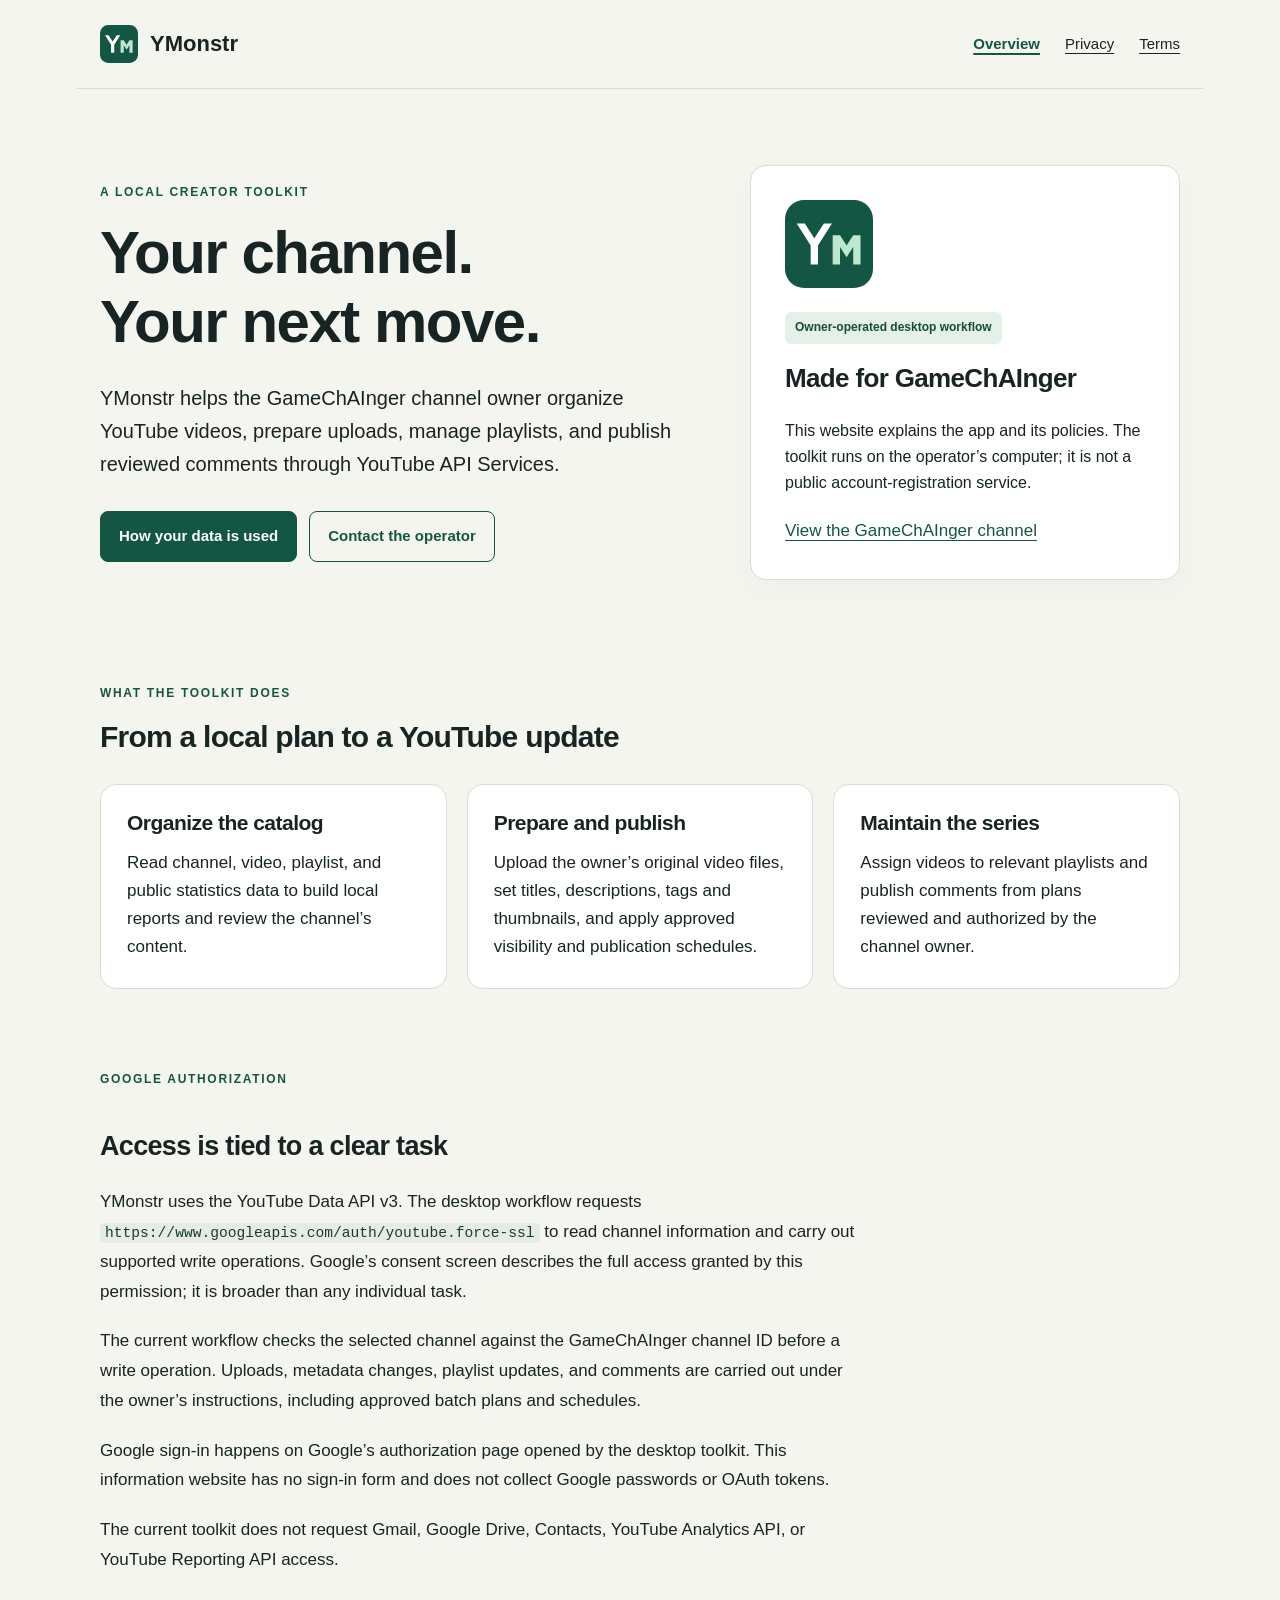
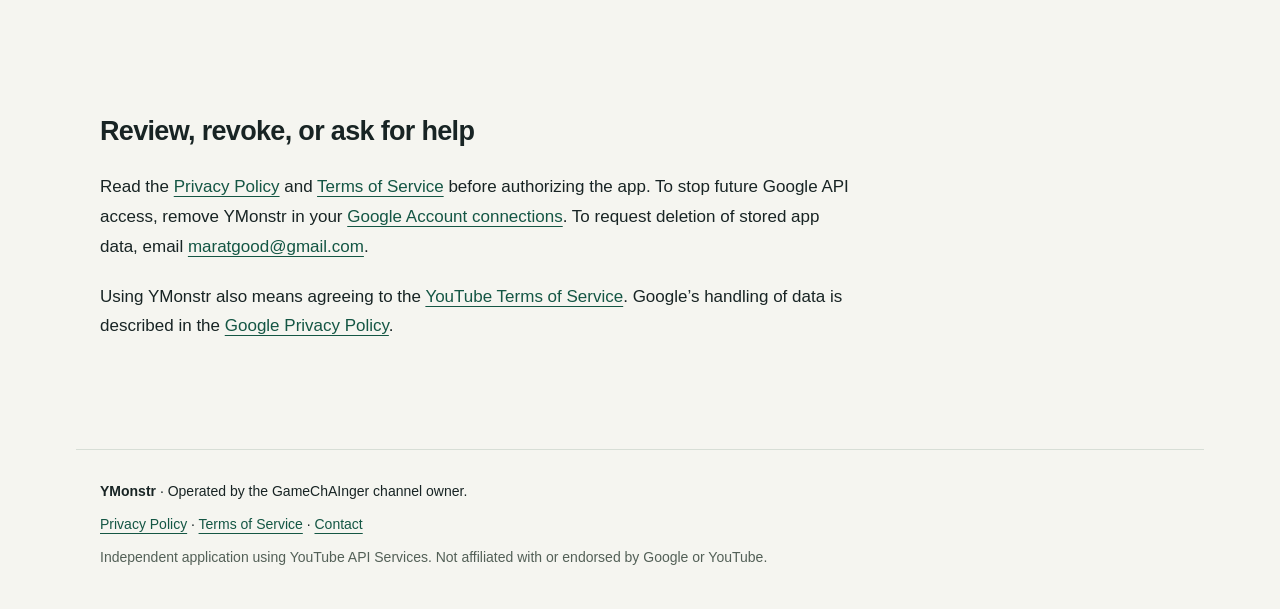
<file: index.html>
<!doctype html>
<html lang="en">
<head>
  <meta charset="utf-8">
  <meta name="viewport" content="width=device-width, initial-scale=1">
  <meta name="description" content="YMonstr is a local YouTube channel management toolkit for the GameChAInger channel owner.">
  <meta name="theme-color" content="#145644">
  <title>YouTube channel workflow | YMonstr</title>
  <link rel="canonical" href="https://ellmind.github.io/Game-ChAInger-YT-Channel/">
  <link rel="icon" type="image/svg+xml" href="assets/ymonstr-logo.svg">
  <link rel="stylesheet" href="assets/site.css">
</head>
<body>
  <a class="skip-link" href="#main">Skip to content</a>
  <header class="wrap header">
    <a class="brand" href="index.html"><img src="assets/ymonstr-logo.svg" width="38" height="38" alt=""><span>YMonstr</span></a>
    <nav class="nav" aria-label="Main navigation"><a href="index.html" aria-current="page">Overview</a><a href="privacy.html">Privacy</a><a href="terms.html">Terms</a></nav>
  </header>
  <main id="main" class="wrap">
  <section class="hero section" aria-labelledby="hero-title">
    <div>
      <p class="eyebrow">A local creator toolkit</p>
      <h1 id="hero-title">Your channel.<br>Your next move.</h1>
      <p class="lead">YMonstr helps the GameChAInger channel owner organize YouTube videos, prepare uploads, manage playlists, and publish reviewed comments through YouTube API Services.</p>
      <div class="actions"><a class="button" href="privacy.html">How your data is used</a><a class="button secondary" href="mailto:maratgood@gmail.com">Contact the operator</a></div>
    </div>
    <aside class="card hero-panel" aria-label="Application summary">
      <img class="logo-preview" src="assets/ymonstr-logo.svg" width="88" height="88" alt="YMonstr monogram">
      <p><span class="badge">Owner-operated desktop workflow</span></p>
      <h2>Made for GameChAInger</h2>
      <p>This website explains the app and its policies. The toolkit runs on the operator’s computer; it is not a public account-registration service.</p>
      <a href="https://www.youtube.com/channel/UCybJyhAvbKO3b6fwq3p_WVA">View the GameChAInger channel</a>
    </aside>
  </section>
  <section class="section" aria-labelledby="features-title">
    <p class="eyebrow">What the toolkit does</p><h2 id="features-title">From a local plan to a YouTube update</h2>
    <div class="grid">
      <article class="card"><h3>Organize the catalog</h3><p>Read channel, video, playlist, and public statistics data to build local reports and review the channel’s content.</p></article>
      <article class="card"><h3>Prepare and publish</h3><p>Upload the owner’s original video files, set titles, descriptions, tags and thumbnails, and apply approved visibility and publication schedules.</p></article>
      <article class="card"><h3>Maintain the series</h3><p>Assign videos to relevant playlists and publish comments from plans reviewed and authorized by the channel owner.</p></article>
    </div>
  </section>
  <section class="section prose" aria-labelledby="access-title">
    <p class="eyebrow">Google authorization</p><h2 id="access-title">Access is tied to a clear task</h2>
    <p>YMonstr uses the YouTube Data API v3. The desktop workflow requests <code>https://www.googleapis.com/auth/youtube.force-ssl</code> to read channel information and carry out supported write operations. Google’s consent screen describes the full access granted by this permission; it is broader than any individual task.</p>
    <p>The current workflow checks the selected channel against the GameChAInger channel ID before a write operation. Uploads, metadata changes, playlist updates, and comments are carried out under the owner’s instructions, including approved batch plans and schedules.</p>
    <p>Google sign-in happens on Google’s authorization page opened by the desktop toolkit. This information website has no sign-in form and does not collect Google passwords or OAuth tokens.</p>
    <p>The current toolkit does not request Gmail, Google Drive, Contacts, YouTube Analytics API, or YouTube Reporting API access.</p>
  </section>
  <section class="section prose" aria-labelledby="control-title">
    <h2 id="control-title">Review, revoke, or ask for help</h2>
    <p>Read the <a href="privacy.html">Privacy Policy</a> and <a href="terms.html">Terms of Service</a> before authorizing the app. To stop future Google API access, remove YMonstr in your <a href="https://myaccount.google.com/connections">Google Account connections</a>. To request deletion of stored app data, email <a href="mailto:maratgood@gmail.com?subject=YMonstr%20data%20deletion">maratgood@gmail.com</a>.</p>
    <p>Using YMonstr also means agreeing to the <a href="https://www.youtube.com/t/terms">YouTube Terms of Service</a>. Google’s handling of data is described in the <a href="https://policies.google.com/privacy">Google Privacy Policy</a>.</p>
  </section>
</main>
  <footer class="wrap footer">
    <p><strong>YMonstr</strong> · Operated by the GameChAInger channel owner.</p>
    <p><a href="privacy.html">Privacy Policy</a> · <a href="terms.html">Terms of Service</a> · <a href="mailto:maratgood@gmail.com">Contact</a></p>
    <p class="muted">Independent application using YouTube API Services. Not affiliated with or endorsed by Google or YouTube.</p>
  </footer>
</body>
</html>
</file>
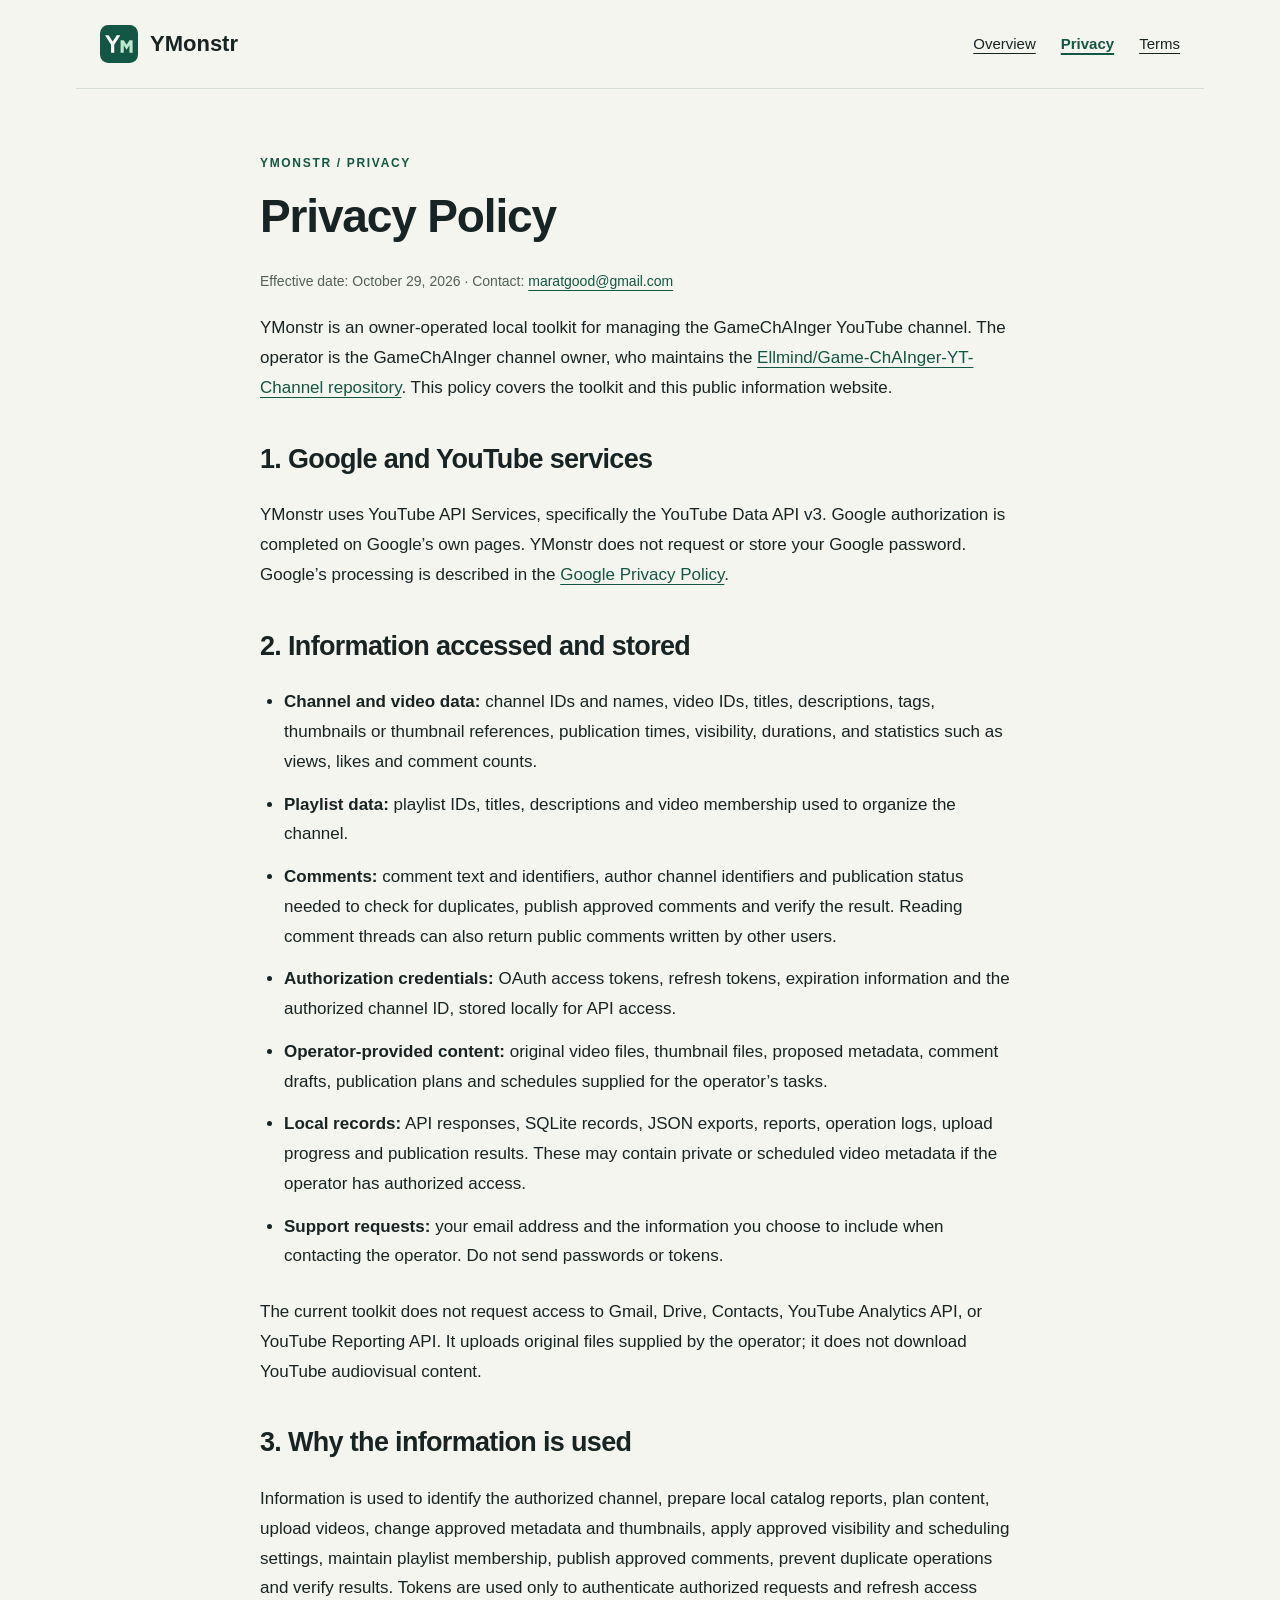
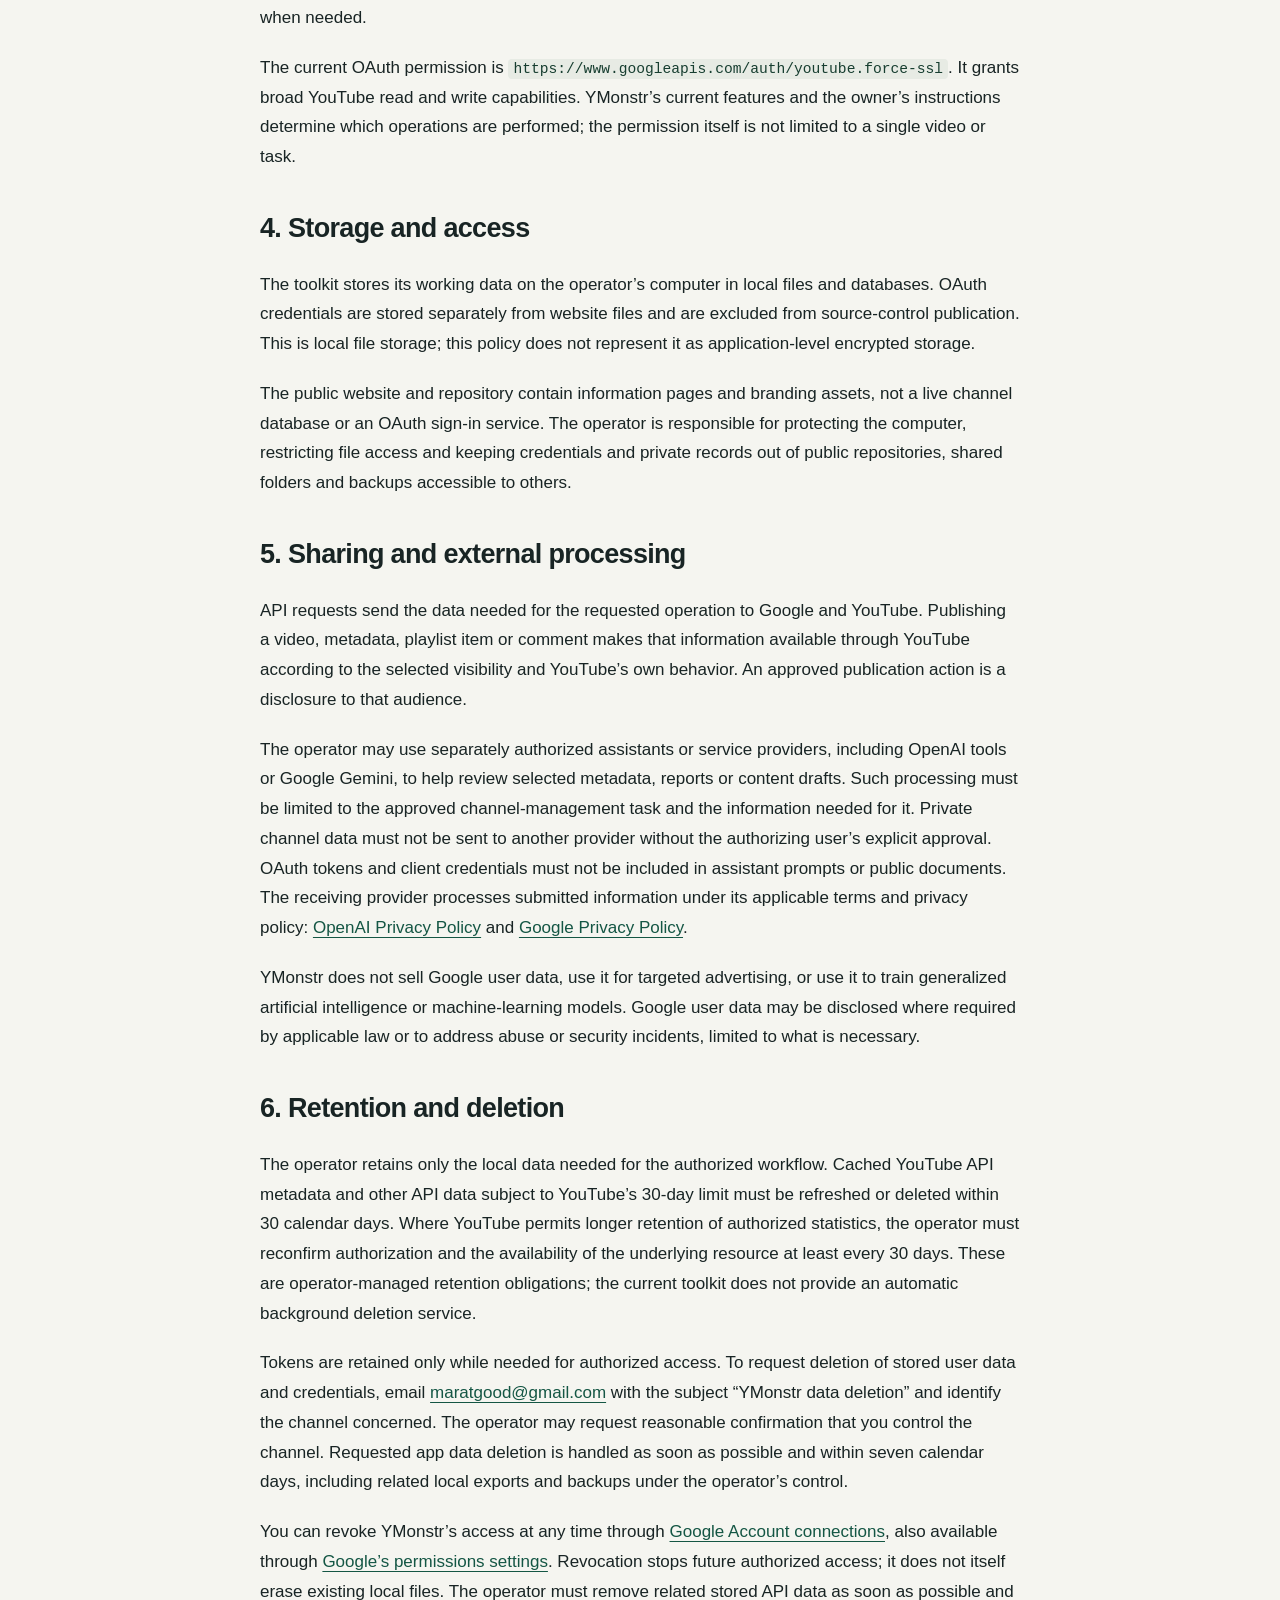
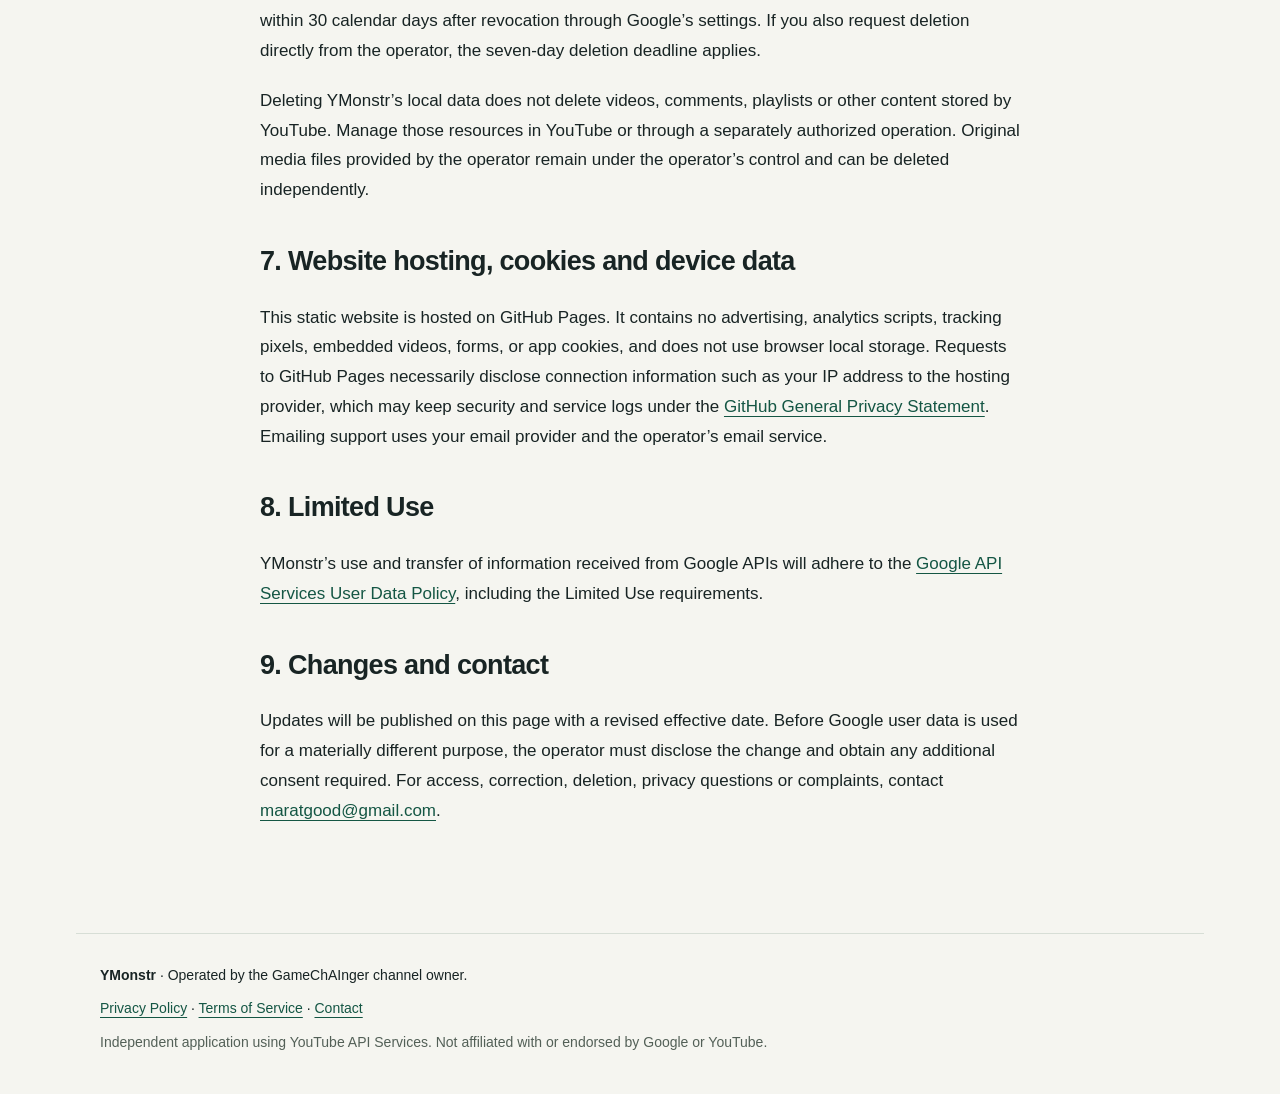
<file: privacy.html>
<!doctype html>
<html lang="en">
<head>
  <meta charset="utf-8">
  <meta name="viewport" content="width=device-width, initial-scale=1">
  <meta name="description" content="How YMonstr accesses, uses, stores, shares and deletes Google and YouTube data.">
  <meta name="theme-color" content="#145644">
  <title>Privacy Policy | YMonstr</title>
  <link rel="canonical" href="https://ellmind.github.io/Game-ChAInger-YT-Channel/privacy.html">
  <link rel="icon" type="image/svg+xml" href="assets/ymonstr-logo.svg">
  <link rel="stylesheet" href="assets/site.css">
</head>
<body>
  <a class="skip-link" href="#main">Skip to content</a>
  <header class="wrap header">
    <a class="brand" href="index.html"><img src="assets/ymonstr-logo.svg" width="38" height="38" alt=""><span>YMonstr</span></a>
    <nav class="nav" aria-label="Main navigation"><a href="index.html">Overview</a><a href="privacy.html" aria-current="page">Privacy</a><a href="terms.html">Terms</a></nav>
  </header>
  <main id="main" class="wrap">
  <article class="section prose">
    <p class="eyebrow">YMonstr / Privacy</p><h1>Privacy Policy</h1>
    <p class="legal-meta">Effective date: October 29, 2026 · Contact: <a href="mailto:maratgood@gmail.com">maratgood@gmail.com</a></p>
    <p>YMonstr is an owner-operated local toolkit for managing the GameChAInger YouTube channel. The operator is the GameChAInger channel owner, who maintains the <a href="https://github.com/Ellmind/Game-ChAInger-YT-Channel">Ellmind/Game-ChAInger-YT-Channel repository</a>. This policy covers the toolkit and this public information website.</p>
    <h2>1. Google and YouTube services</h2>
    <p>YMonstr uses YouTube API Services, specifically the YouTube Data API v3. Google authorization is completed on Google’s own pages. YMonstr does not request or store your Google password. Google’s processing is described in the <a href="https://policies.google.com/privacy">Google Privacy Policy</a>.</p>
    <h2>2. Information accessed and stored</h2>
    <ul>
      <li><strong>Channel and video data:</strong> channel IDs and names, video IDs, titles, descriptions, tags, thumbnails or thumbnail references, publication times, visibility, durations, and statistics such as views, likes and comment counts.</li>
      <li><strong>Playlist data:</strong> playlist IDs, titles, descriptions and video membership used to organize the channel.</li>
      <li><strong>Comments:</strong> comment text and identifiers, author channel identifiers and publication status needed to check for duplicates, publish approved comments and verify the result. Reading comment threads can also return public comments written by other users.</li>
      <li><strong>Authorization credentials:</strong> OAuth access tokens, refresh tokens, expiration information and the authorized channel ID, stored locally for API access.</li>
      <li><strong>Operator-provided content:</strong> original video files, thumbnail files, proposed metadata, comment drafts, publication plans and schedules supplied for the operator’s tasks.</li>
      <li><strong>Local records:</strong> API responses, SQLite records, JSON exports, reports, operation logs, upload progress and publication results. These may contain private or scheduled video metadata if the operator has authorized access.</li>
      <li><strong>Support requests:</strong> your email address and the information you choose to include when contacting the operator. Do not send passwords or tokens.</li>
    </ul>
    <p>The current toolkit does not request access to Gmail, Drive, Contacts, YouTube Analytics API, or YouTube Reporting API. It uploads original files supplied by the operator; it does not download YouTube audiovisual content.</p>
    <h2>3. Why the information is used</h2>
    <p>Information is used to identify the authorized channel, prepare local catalog reports, plan content, upload videos, change approved metadata and thumbnails, apply approved visibility and scheduling settings, maintain playlist membership, publish approved comments, prevent duplicate operations and verify results. Tokens are used only to authenticate authorized requests and refresh access when needed.</p>
    <p>The current OAuth permission is <code>https://www.googleapis.com/auth/youtube.force-ssl</code>. It grants broad YouTube read and write capabilities. YMonstr’s current features and the owner’s instructions determine which operations are performed; the permission itself is not limited to a single video or task.</p>
    <h2>4. Storage and access</h2>
    <p>The toolkit stores its working data on the operator’s computer in local files and databases. OAuth credentials are stored separately from website files and are excluded from source-control publication. This is local file storage; this policy does not represent it as application-level encrypted storage.</p>
    <p>The public website and repository contain information pages and branding assets, not a live channel database or an OAuth sign-in service. The operator is responsible for protecting the computer, restricting file access and keeping credentials and private records out of public repositories, shared folders and backups accessible to others.</p>
    <h2>5. Sharing and external processing</h2>
    <p>API requests send the data needed for the requested operation to Google and YouTube. Publishing a video, metadata, playlist item or comment makes that information available through YouTube according to the selected visibility and YouTube’s own behavior. An approved publication action is a disclosure to that audience.</p>
    <p>The operator may use separately authorized assistants or service providers, including OpenAI tools or Google Gemini, to help review selected metadata, reports or content drafts. Such processing must be limited to the approved channel-management task and the information needed for it. Private channel data must not be sent to another provider without the authorizing user’s explicit approval. OAuth tokens and client credentials must not be included in assistant prompts or public documents. The receiving provider processes submitted information under its applicable terms and privacy policy: <a href="https://openai.com/policies/privacy-policy/">OpenAI Privacy Policy</a> and <a href="https://policies.google.com/privacy">Google Privacy Policy</a>.</p>
    <p>YMonstr does not sell Google user data, use it for targeted advertising, or use it to train generalized artificial intelligence or machine-learning models. Google user data may be disclosed where required by applicable law or to address abuse or security incidents, limited to what is necessary.</p>
    <h2>6. Retention and deletion</h2>
    <p>The operator retains only the local data needed for the authorized workflow. Cached YouTube API metadata and other API data subject to YouTube’s 30-day limit must be refreshed or deleted within 30 calendar days. Where YouTube permits longer retention of authorized statistics, the operator must reconfirm authorization and the availability of the underlying resource at least every 30 days. These are operator-managed retention obligations; the current toolkit does not provide an automatic background deletion service.</p>
    <p>Tokens are retained only while needed for authorized access. To request deletion of stored user data and credentials, email <a href="mailto:maratgood@gmail.com?subject=YMonstr%20data%20deletion">maratgood@gmail.com</a> with the subject “YMonstr data deletion” and identify the channel concerned. The operator may request reasonable confirmation that you control the channel. Requested app data deletion is handled as soon as possible and within seven calendar days, including related local exports and backups under the operator’s control.</p>
    <p>You can revoke YMonstr’s access at any time through <a href="https://myaccount.google.com/connections">Google Account connections</a>, also available through <a href="https://security.google.com/settings/security/permissions">Google’s permissions settings</a>. Revocation stops future authorized access; it does not itself erase existing local files. The operator must remove related stored API data as soon as possible and within 30 calendar days after revocation through Google’s settings. If you also request deletion directly from the operator, the seven-day deletion deadline applies.</p>
    <p>Deleting YMonstr’s local data does not delete videos, comments, playlists or other content stored by YouTube. Manage those resources in YouTube or through a separately authorized operation. Original media files provided by the operator remain under the operator’s control and can be deleted independently.</p>
    <h2>7. Website hosting, cookies and device data</h2>
    <p>This static website is hosted on GitHub Pages. It contains no advertising, analytics scripts, tracking pixels, embedded videos, forms, or app cookies, and does not use browser local storage. Requests to GitHub Pages necessarily disclose connection information such as your IP address to the hosting provider, which may keep security and service logs under the <a href="https://docs.github.com/en/site-policy/privacy-policies/github-general-privacy-statement">GitHub General Privacy Statement</a>. Emailing support uses your email provider and the operator’s email service.</p>
    <h2>8. Limited Use</h2>
    <p>YMonstr’s use and transfer of information received from Google APIs will adhere to the <a href="https://developers.google.com/terms/api-services-user-data-policy">Google API Services User Data Policy</a>, including the Limited Use requirements.</p>
    <h2>9. Changes and contact</h2>
    <p>Updates will be published on this page with a revised effective date. Before Google user data is used for a materially different purpose, the operator must disclose the change and obtain any additional consent required. For access, correction, deletion, privacy questions or complaints, contact <a href="mailto:maratgood@gmail.com">maratgood@gmail.com</a>.</p>
  </article>
</main>
  <footer class="wrap footer">
    <p><strong>YMonstr</strong> · Operated by the GameChAInger channel owner.</p>
    <p><a href="privacy.html">Privacy Policy</a> · <a href="terms.html">Terms of Service</a> · <a href="mailto:maratgood@gmail.com">Contact</a></p>
    <p class="muted">Independent application using YouTube API Services. Not affiliated with or endorsed by Google or YouTube.</p>
  </footer>
</body>
</html>
</file>
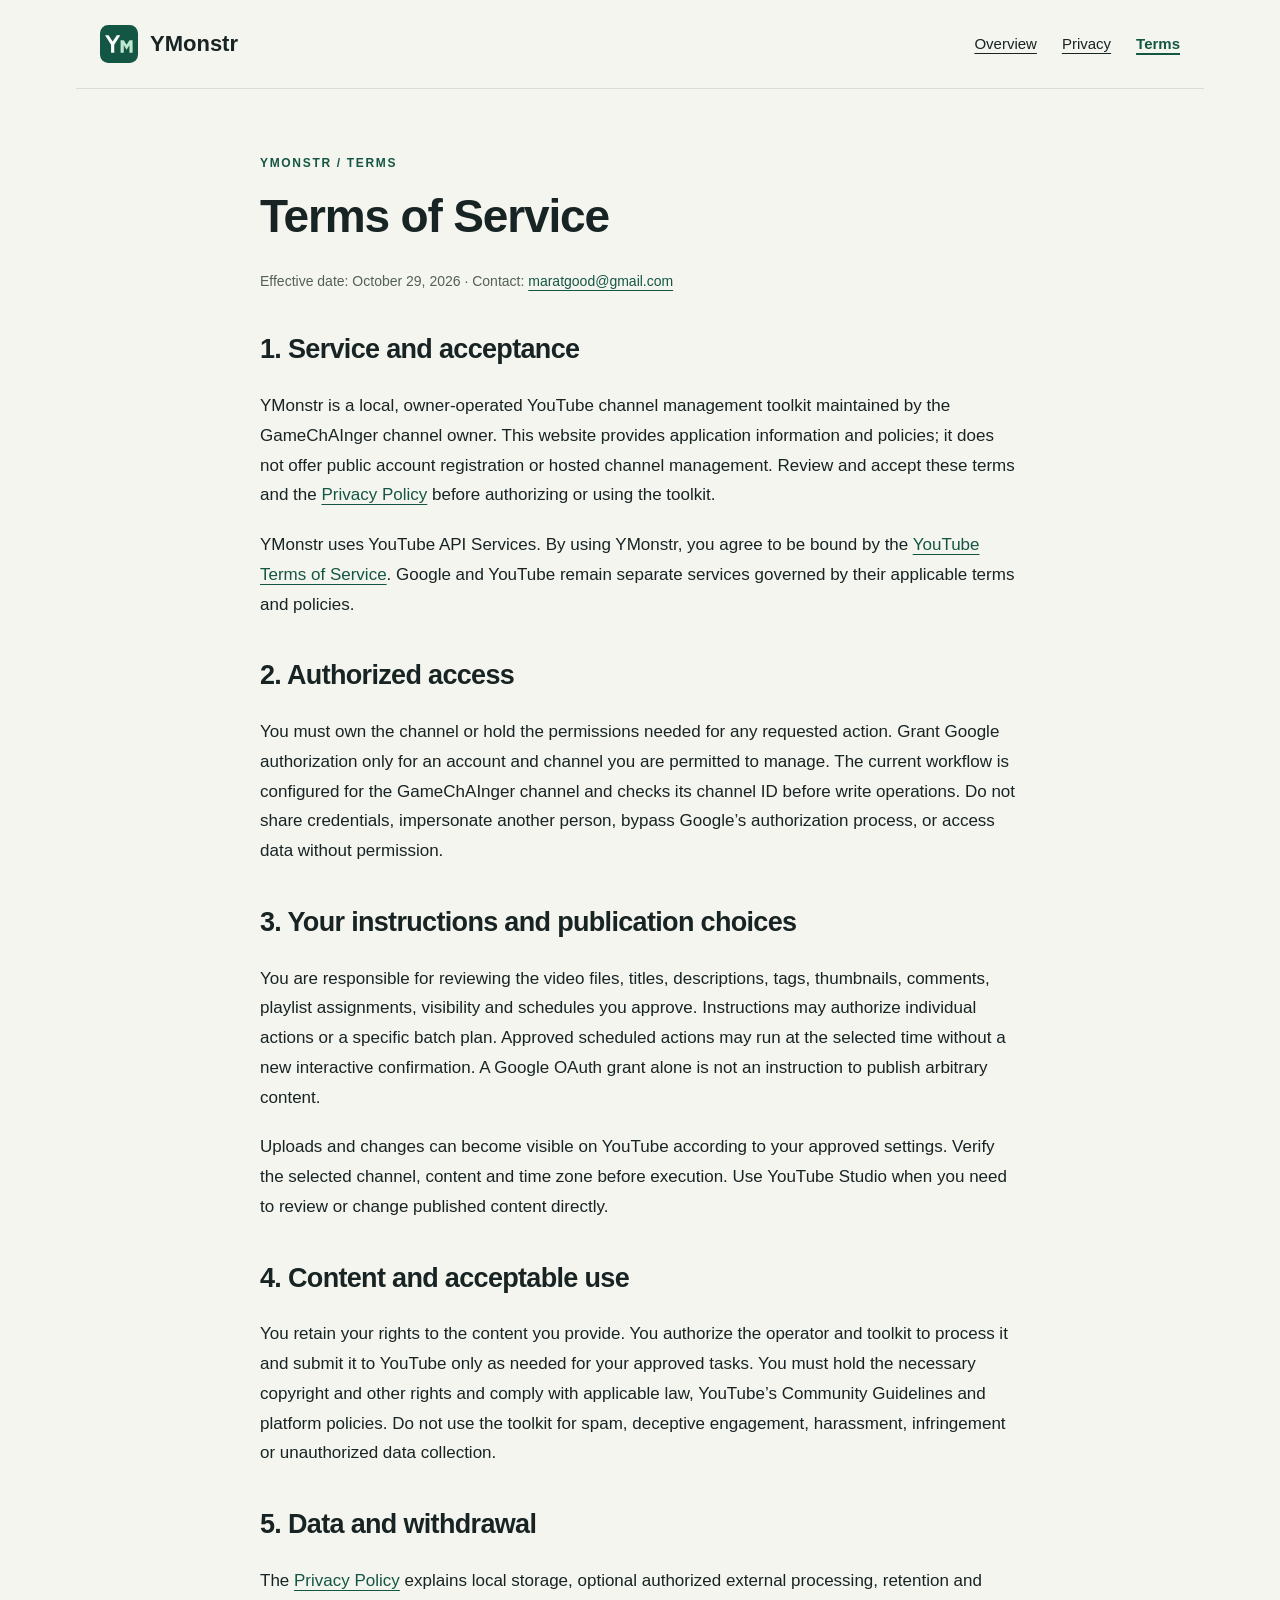
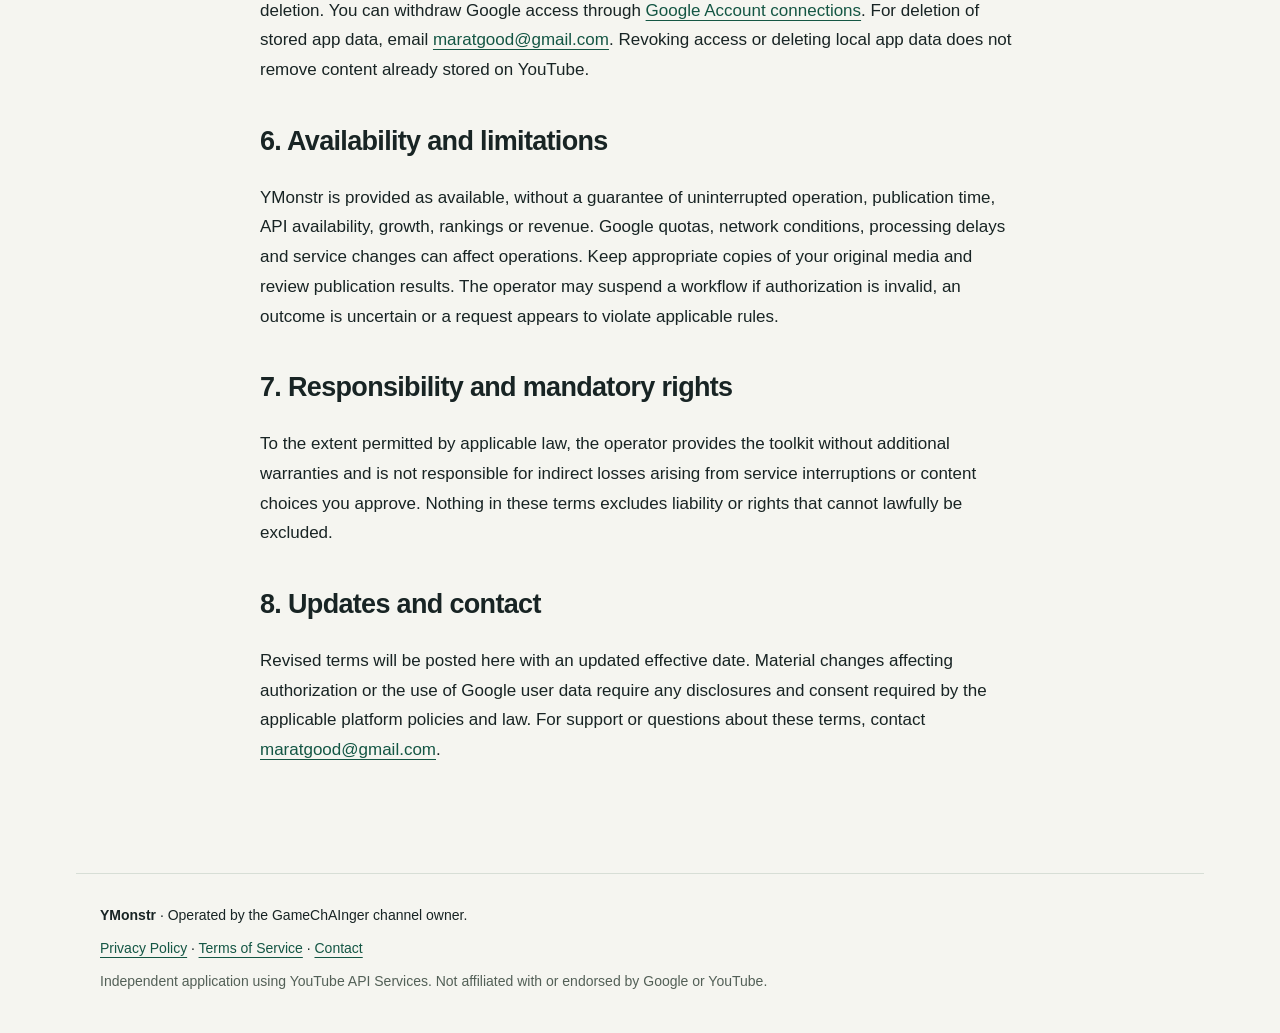
<file: terms.html>
<!doctype html>
<html lang="en">
<head>
  <meta charset="utf-8">
  <meta name="viewport" content="width=device-width, initial-scale=1">
  <meta name="description" content="Terms for using the YMonstr local YouTube channel management toolkit.">
  <meta name="theme-color" content="#145644">
  <title>Terms of Service | YMonstr</title>
  <link rel="canonical" href="https://ellmind.github.io/Game-ChAInger-YT-Channel/terms.html">
  <link rel="icon" type="image/svg+xml" href="assets/ymonstr-logo.svg">
  <link rel="stylesheet" href="assets/site.css">
</head>
<body>
  <a class="skip-link" href="#main">Skip to content</a>
  <header class="wrap header">
    <a class="brand" href="index.html"><img src="assets/ymonstr-logo.svg" width="38" height="38" alt=""><span>YMonstr</span></a>
    <nav class="nav" aria-label="Main navigation"><a href="index.html">Overview</a><a href="privacy.html">Privacy</a><a href="terms.html" aria-current="page">Terms</a></nav>
  </header>
  <main id="main" class="wrap">
  <article class="section prose">
    <p class="eyebrow">YMonstr / Terms</p><h1>Terms of Service</h1>
    <p class="legal-meta">Effective date: October 29, 2026 · Contact: <a href="mailto:maratgood@gmail.com">maratgood@gmail.com</a></p>
    <h2>1. Service and acceptance</h2>
    <p>YMonstr is a local, owner-operated YouTube channel management toolkit maintained by the GameChAInger channel owner. This website provides application information and policies; it does not offer public account registration or hosted channel management. Review and accept these terms and the <a href="privacy.html">Privacy Policy</a> before authorizing or using the toolkit.</p>
    <p>YMonstr uses YouTube API Services. By using YMonstr, you agree to be bound by the <a href="https://www.youtube.com/t/terms">YouTube Terms of Service</a>. Google and YouTube remain separate services governed by their applicable terms and policies.</p>
    <h2>2. Authorized access</h2>
    <p>You must own the channel or hold the permissions needed for any requested action. Grant Google authorization only for an account and channel you are permitted to manage. The current workflow is configured for the GameChAInger channel and checks its channel ID before write operations. Do not share credentials, impersonate another person, bypass Google’s authorization process, or access data without permission.</p>
    <h2>3. Your instructions and publication choices</h2>
    <p>You are responsible for reviewing the video files, titles, descriptions, tags, thumbnails, comments, playlist assignments, visibility and schedules you approve. Instructions may authorize individual actions or a specific batch plan. Approved scheduled actions may run at the selected time without a new interactive confirmation. A Google OAuth grant alone is not an instruction to publish arbitrary content.</p>
    <p>Uploads and changes can become visible on YouTube according to your approved settings. Verify the selected channel, content and time zone before execution. Use YouTube Studio when you need to review or change published content directly.</p>
    <h2>4. Content and acceptable use</h2>
    <p>You retain your rights to the content you provide. You authorize the operator and toolkit to process it and submit it to YouTube only as needed for your approved tasks. You must hold the necessary copyright and other rights and comply with applicable law, YouTube’s Community Guidelines and platform policies. Do not use the toolkit for spam, deceptive engagement, harassment, infringement or unauthorized data collection.</p>
    <h2>5. Data and withdrawal</h2>
    <p>The <a href="privacy.html">Privacy Policy</a> explains local storage, optional authorized external processing, retention and deletion. You can withdraw Google access through <a href="https://myaccount.google.com/connections">Google Account connections</a>. For deletion of stored app data, email <a href="mailto:maratgood@gmail.com">maratgood@gmail.com</a>. Revoking access or deleting local app data does not remove content already stored on YouTube.</p>
    <h2>6. Availability and limitations</h2>
    <p>YMonstr is provided as available, without a guarantee of uninterrupted operation, publication time, API availability, growth, rankings or revenue. Google quotas, network conditions, processing delays and service changes can affect operations. Keep appropriate copies of your original media and review publication results. The operator may suspend a workflow if authorization is invalid, an outcome is uncertain or a request appears to violate applicable rules.</p>
    <h2>7. Responsibility and mandatory rights</h2>
    <p>To the extent permitted by applicable law, the operator provides the toolkit without additional warranties and is not responsible for indirect losses arising from service interruptions or content choices you approve. Nothing in these terms excludes liability or rights that cannot lawfully be excluded.</p>
    <h2>8. Updates and contact</h2>
    <p>Revised terms will be posted here with an updated effective date. Material changes affecting authorization or the use of Google user data require any disclosures and consent required by the applicable platform policies and law. For support or questions about these terms, contact <a href="mailto:maratgood@gmail.com">maratgood@gmail.com</a>.</p>
  </article>
</main>
  <footer class="wrap footer">
    <p><strong>YMonstr</strong> · Operated by the GameChAInger channel owner.</p>
    <p><a href="privacy.html">Privacy Policy</a> · <a href="terms.html">Terms of Service</a> · <a href="mailto:maratgood@gmail.com">Contact</a></p>
    <p class="muted">Independent application using YouTube API Services. Not affiliated with or endorsed by Google or YouTube.</p>
  </footer>
</body>
</html>
</file>
<file: assets/site.css>
:root { color-scheme: light; --paper: #f5f5f0; --ink: #182424; --green: #145644; --line: #d7ded6; }
* { box-sizing: border-box; }
html { scroll-padding-top: 24px; }
body { margin: 0; background: var(--paper); color: var(--ink); font-family: -apple-system, BlinkMacSystemFont, "Segoe UI", sans-serif; font-size: 17px; line-height: 1.65; }
a { color: var(--green); text-underline-offset: 4px; overflow-wrap: anywhere; }
a:hover { text-decoration-thickness: 2px; }
:focus-visible { outline: 3px solid #b05113; outline-offset: 5px; }
img { max-width: 100%; height: auto; }
.wrap { max-width: 1128px; margin: 0 auto; padding-left: 24px; padding-right: 24px; }
.header { display: flex; align-items: center; justify-content: space-between; gap: 24px; padding-top: 25px; padding-bottom: 25px; border-bottom: 1px solid var(--line); }
.brand { display: inline-flex; align-items: center; gap: 12px; color: var(--ink); font-size: 22px; font-weight: 750; text-decoration: none; }
.brand img { width: 38px; height: 38px; }
.nav { display: flex; align-items: center; gap: 25px; }
.nav a { color: var(--ink); font-size: 15px; }
.nav a[aria-current="page"] { color: var(--green); font-weight: 700; text-decoration-thickness: 2px; }
.section { padding-top: 56px; padding-bottom: 24px; }
.hero { display: grid; grid-template-columns: minmax(0, 1.4fr) minmax(0, 1fr); align-items: center; gap: 48px; padding-top: 76px; padding-bottom: 48px; }
.eyebrow { color: var(--green); font-size: 12px; font-weight: 750; letter-spacing: .14em; text-transform: uppercase; margin: 0 0 16px; }
h1, h2, h3 { line-height: 1.15; letter-spacing: -.025em; overflow-wrap: break-word; }
h1 { font-size: clamp(40px, 5vw, 60px); margin: 0 0 26px; font-weight: 750; }
h2 { font-size: 30px; margin: 0 0 24px; }
h3 { font-size: 21px; margin: 0 0 14px; }
p { margin: 0 0 20px; }
.lead { max-width: 65ch; font-size: 20px; line-height: 1.65; }
.actions { display: flex; flex-wrap: wrap; gap: 12px; margin-top: 30px; }
.button { display: inline-flex; justify-content: center; align-items: center; min-height: 48px; padding: 12px 18px; border: 1px solid var(--green); border-radius: 8px; color: #fff; background: var(--green); font-size: 15px; font-weight: 650; text-decoration: none; }
.button:hover { background: #0d4234; color: #fff; }
.button.secondary { color: var(--green); background: transparent; }
.button.secondary:hover { background: #e1e9df; }
.grid { display: grid; grid-template-columns: repeat(3, minmax(0, 1fr)); gap: 20px; margin-top: 30px; }
.card { background: #fff; border: 1px solid var(--line); border-radius: 16px; padding: 26px; }
.card p:last-child { margin-bottom: 0; }
.hero-panel { padding: 34px; box-shadow: 0 10px 30px #18242406; }
.hero-panel h2 { font-size: 26px; }
.hero-panel p { font-size: 16px; }
.logo-preview { display: block; width: 88px; height: 88px; margin-bottom: 24px; }
.badge { display: inline-block; background: #e5f1e8; color: #164c36; border-radius: 6px; padding: 6px 10px; font-size: 12px; font-weight: 650; }
.prose { max-width: 760px; line-height: 1.75; }
article.prose { margin: 0 auto; padding-top: 64px; }
.prose h1 { font-size: 46px; }
.prose h2 { margin-top: 40px; font-size: 27px; line-height: 1.25; }
.prose ul, .prose ol { padding-left: 24px; margin: 20px 0 26px; }
.prose li { margin-bottom: 13px; }
code { background: #e7ebe4; color: #173e30; border-radius: 4px; padding: 2px 5px; font-size: .86em; overflow-wrap: anywhere; }
.legal-meta, .muted { color: #536057; font-size: 14px; }
.note { padding: 20px; border-left: 3px solid var(--green); background: #e7eee5; }
.footer { border-top: 1px solid var(--line); margin-top: 64px; padding-top: 30px; padding-bottom: 30px; font-size: 14px; }
.footer p { margin-bottom: 10px; }
.skip-link { position: absolute; left: -10000px; top: 10px; z-index: 1; padding: 12px 18px; background: #fff; }
.skip-link:focus { left: 12px; }
.table-wrap { overflow-x: auto; }
table { width: 100%; border-collapse: collapse; }
th, td { padding: 12px; border-bottom: 1px solid var(--line); text-align: left; }
@media (max-width: 720px) {
  .wrap { padding-left: 20px; padding-right: 20px; }
  .header { flex-wrap: wrap; gap: 18px; padding-top: 20px; padding-bottom: 20px; }
  .nav { gap: 23px; flex-wrap: wrap; }
  .hero, .grid { grid-template-columns: minmax(0, 1fr); }
  .hero { padding-top: 44px; gap: 32px; padding-bottom: 20px; }
  h1, .prose h1 { font-size: 36px; }
  h2 { font-size: 27px; }
  .lead { font-size: 18px; }
  .hero-panel { padding: 26px; }
  .section { padding-top: 38px; }
  article.prose { padding-top: 42px; }
  .footer { margin-top: 40px; }
}
</file>
